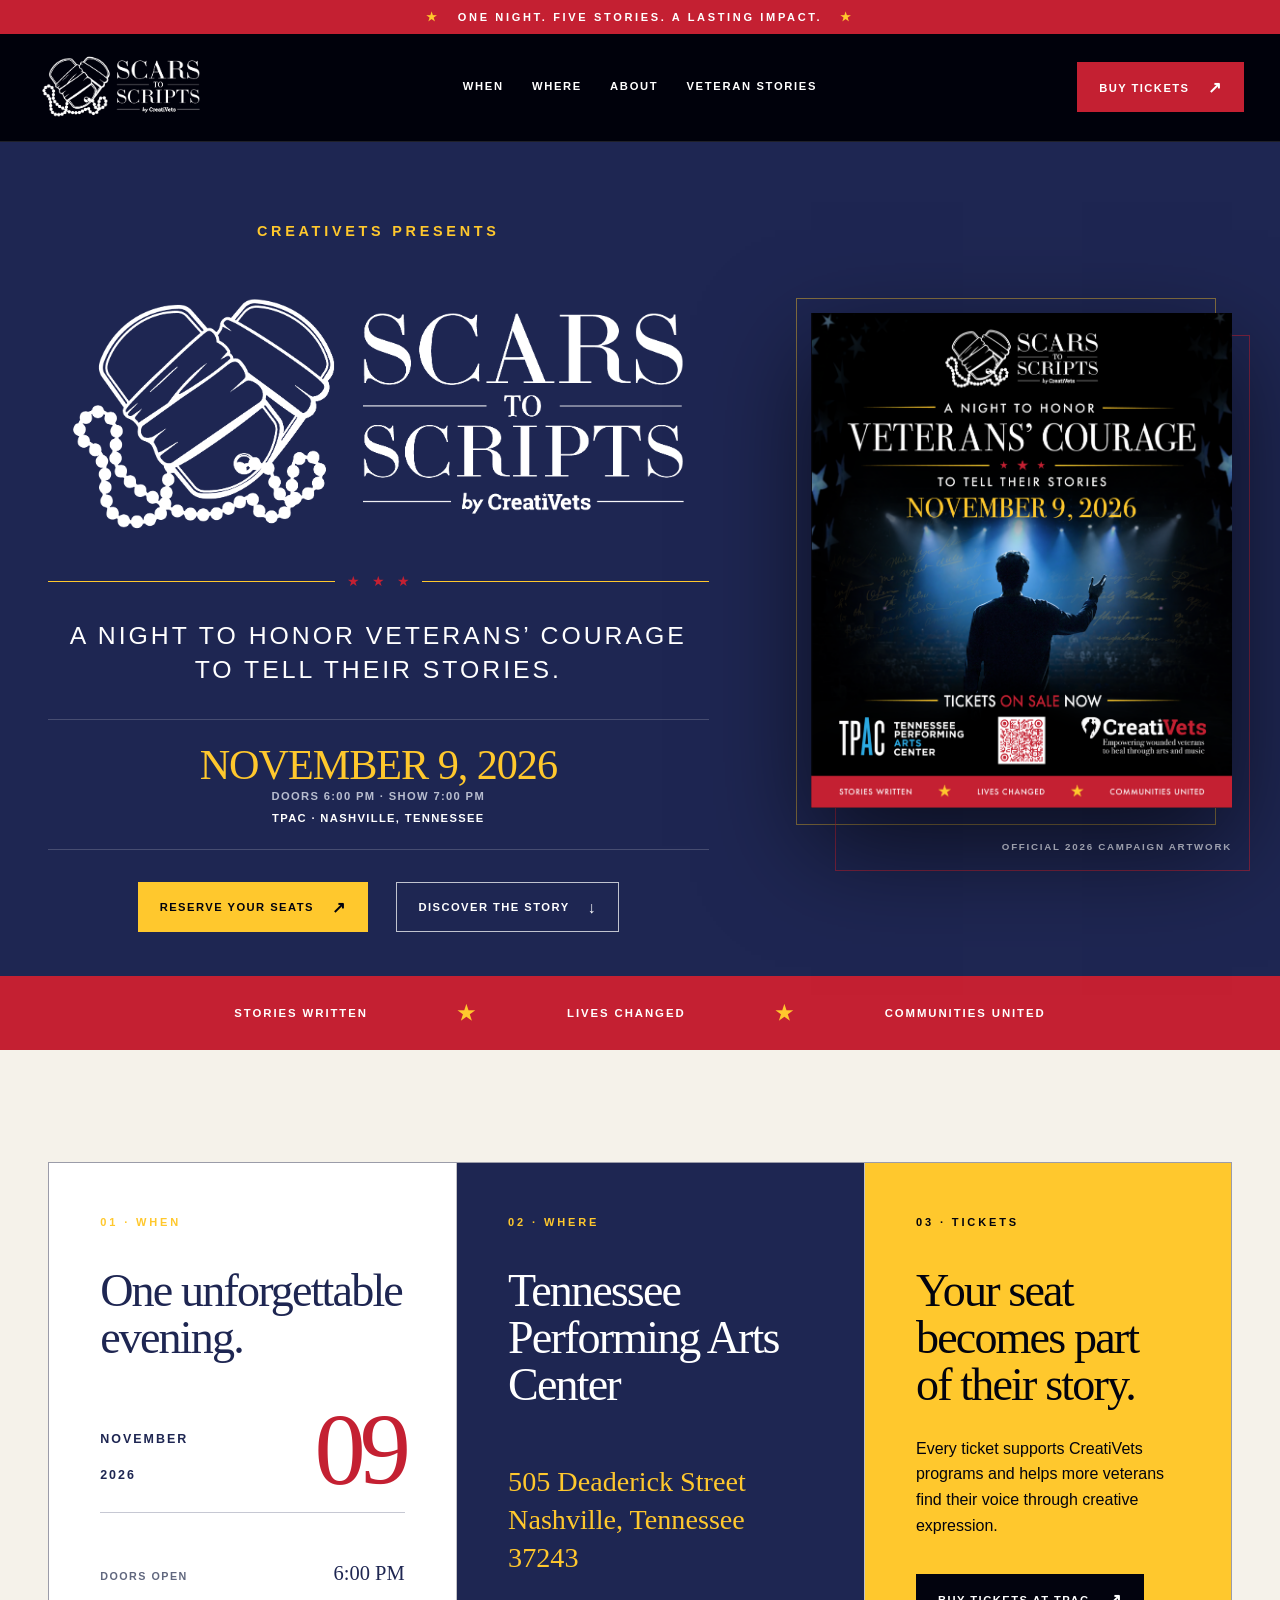
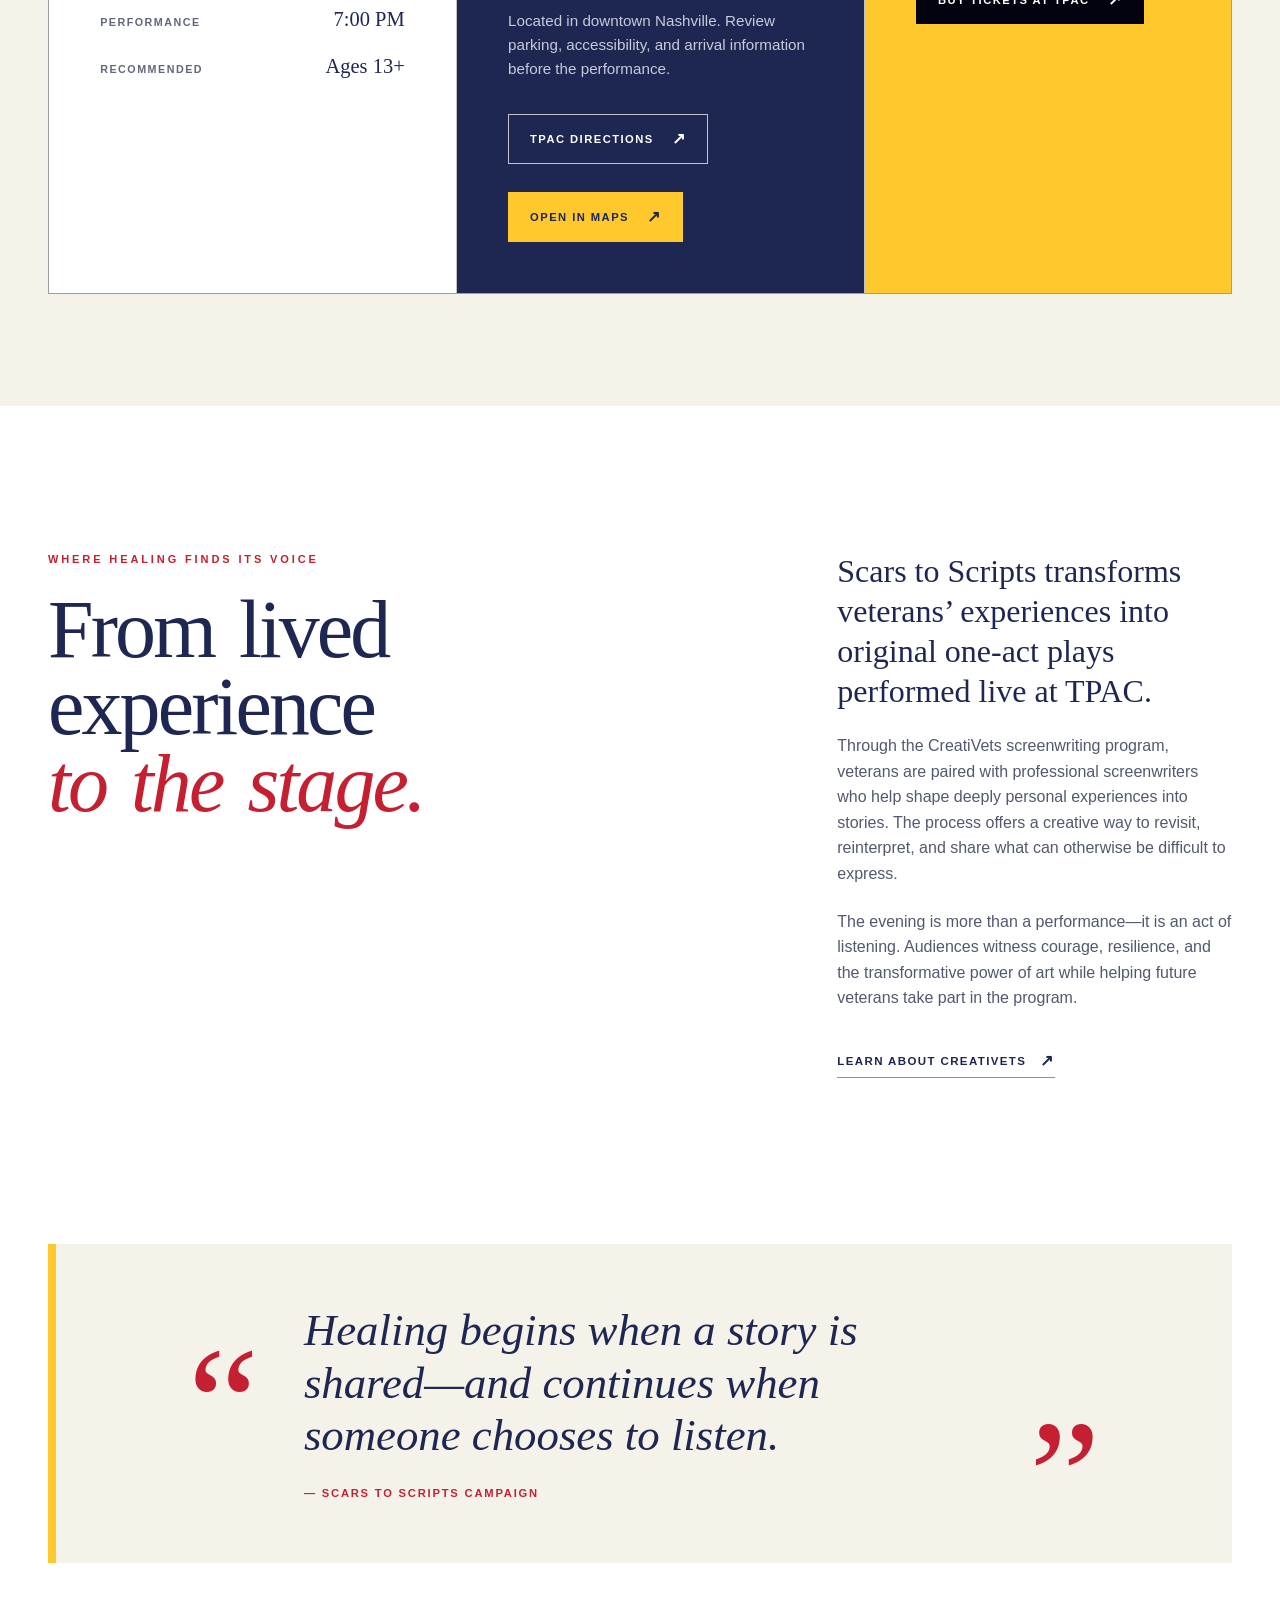
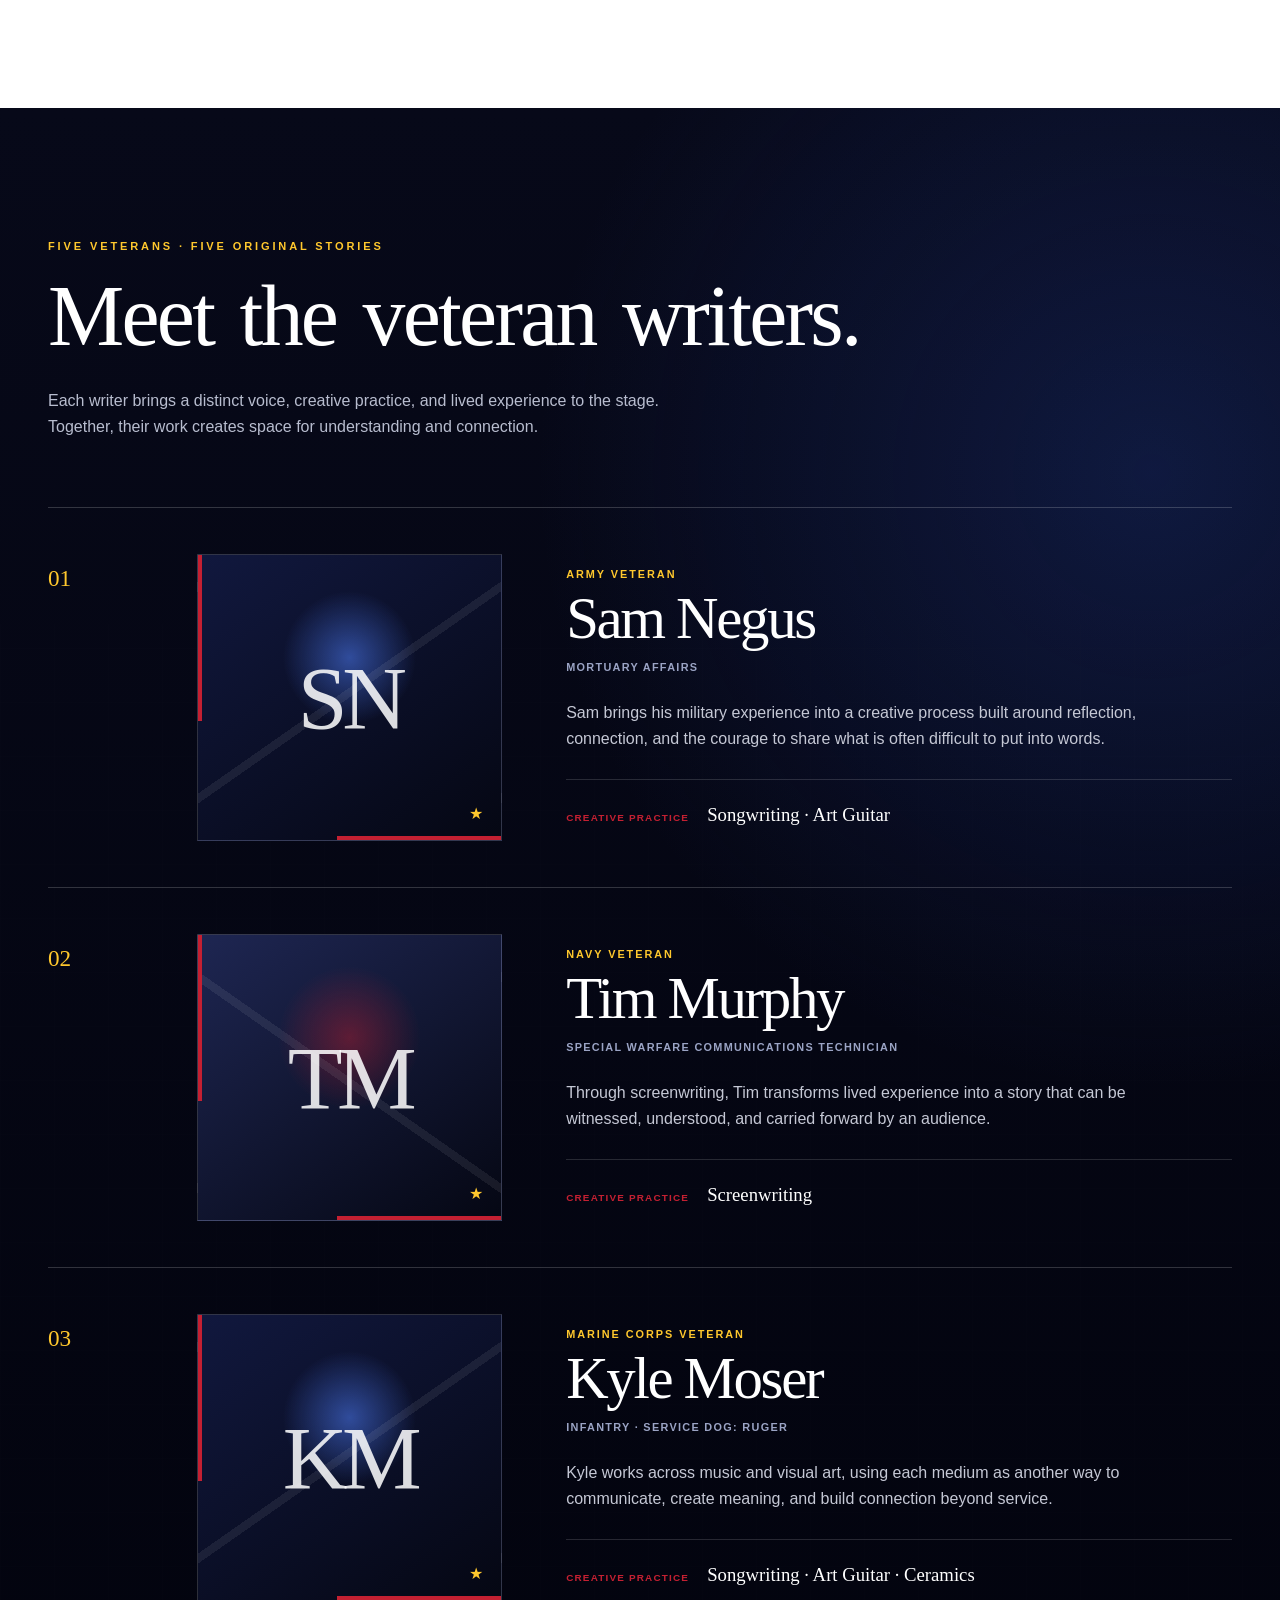
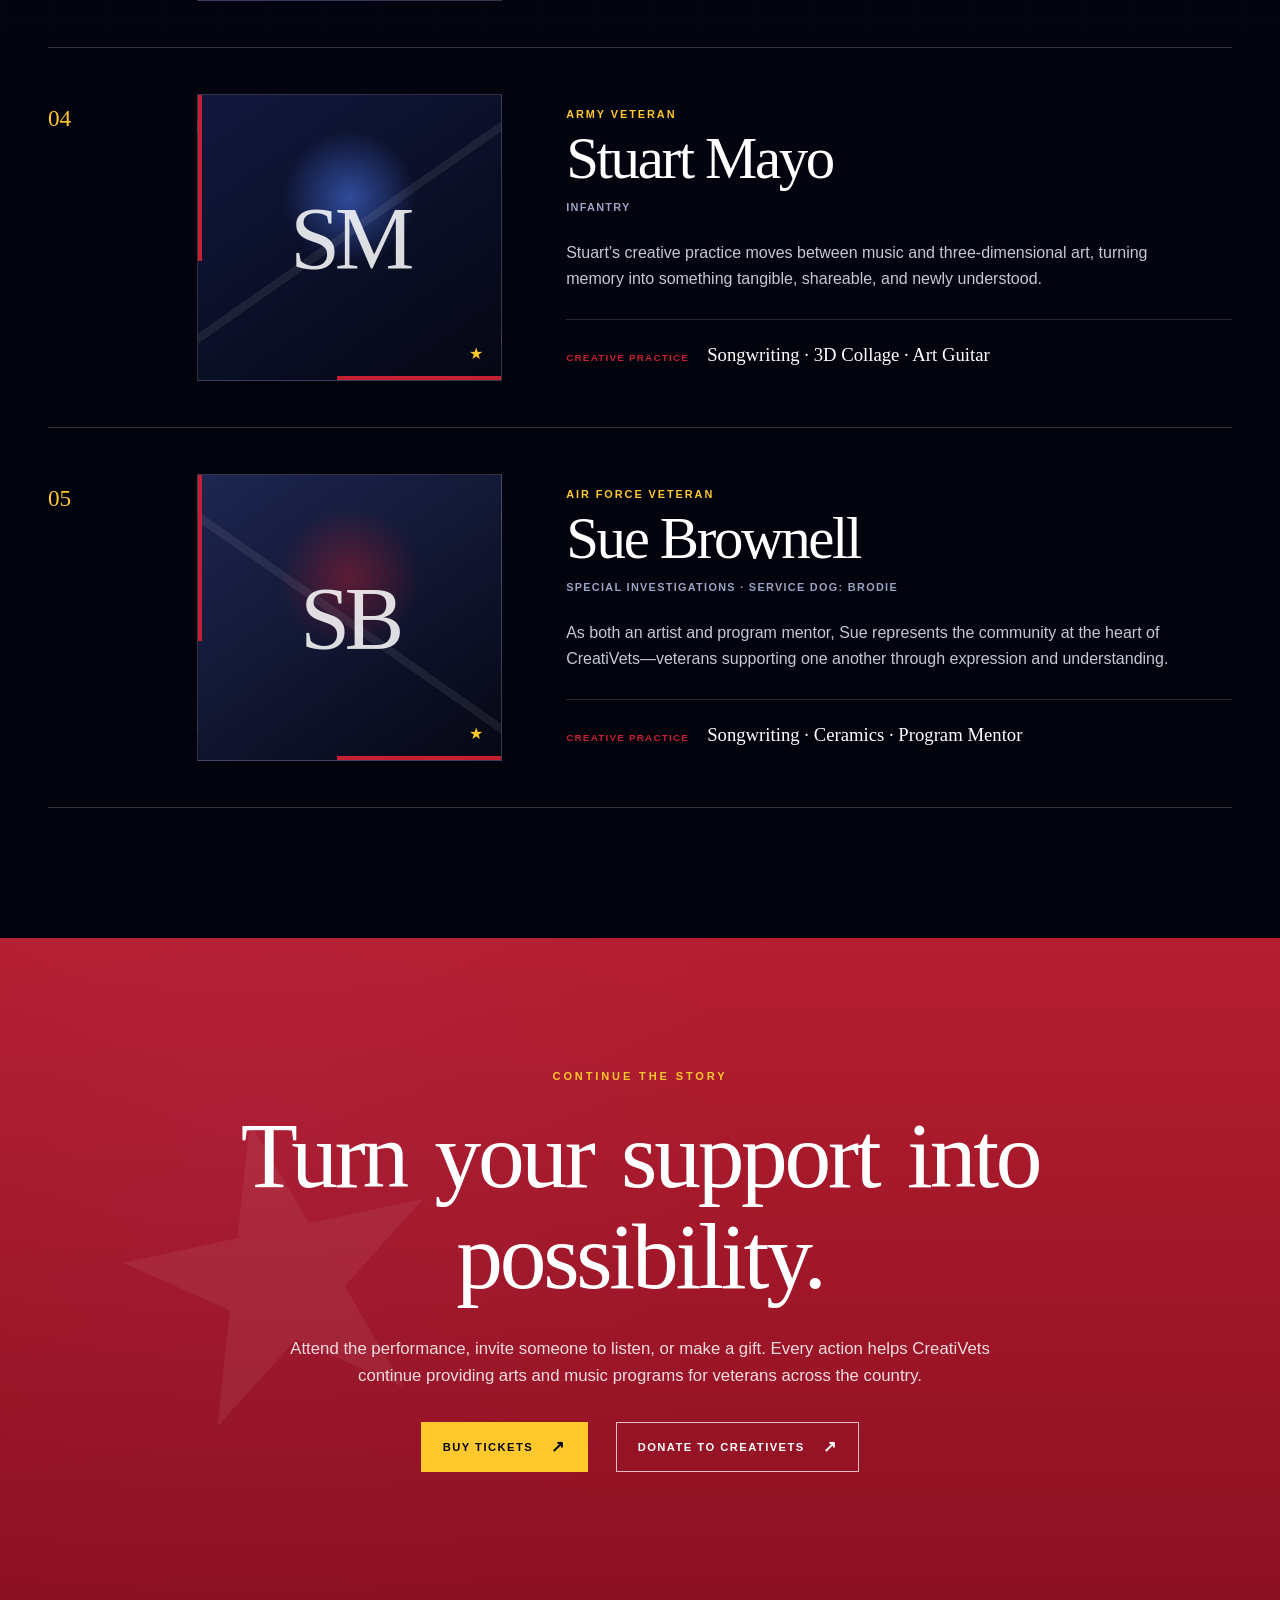
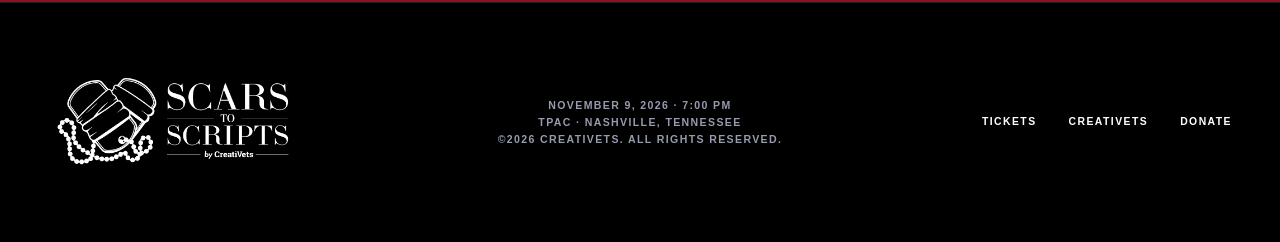
<file: index.html>
<!doctype html>
<html lang="en">
  <head>
    <meta charset="UTF-8" />
    <meta name="viewport" content="width=device-width, initial-scale=1" />
    <meta
      name="description"
      content="Scars to Scripts by CreatiVets — a night honoring veterans' courage through original stories performed live at TPAC."
    />
    <title>Scars to Scripts | CreatiVets</title>
    <link rel="stylesheet" href="styles.css" />
  </head>
  <body>
    <main>
      <a class="skip-link" href="#main-content">Skip to content</a>

      <div class="announcement">
        <span aria-hidden="true">★</span>
        <p>One night. Five stories. A lasting impact.</p>
        <span aria-hidden="true">★</span>
      </div>

      <header class="site-header">
        <a class="site-logo-link" href="#top" aria-label="Scars to Scripts home">
          <img
            class="site-logo"
            src="IMG/scars-to-scripts-logo.png"
            alt="Scars to Scripts by CreatiVets"
          />
        </a>

        <nav class="desktop-nav" aria-label="Primary navigation">
          <a href="#when">When</a>
          <a href="#where">Where</a>
          <a href="#about">About</a>
          <a href="#stories">Veteran Stories</a>
        </nav>

        <a
          class="button button-red header-ticket"
          href="https://cart.tpac.org/15452"
          target="_blank"
          rel="noreferrer"
        >
          Buy Tickets <span aria-hidden="true">↗</span>
        </a>

        <details class="mobile-menu">
          <summary>Menu</summary>
          <nav aria-label="Mobile navigation">
            <a href="#when">When</a>
            <a href="#where">Where</a>
            <a href="#about">About</a>
            <a href="#stories">Veteran Stories</a>
            <a href="https://cart.tpac.org/15452" target="_blank" rel="noreferrer">
              Buy Tickets <span aria-hidden="true">↗</span>
            </a>
          </nav>
        </details>
      </header>

      <section class="hero" id="top" aria-labelledby="hero-title">
        <div class="hero-content" id="main-content">
          <div class="hero-copy">
            <div class="hero-brand">
              <p class="eyebrow">CreatiVets presents</p>
              <h1 class="sr-only" id="hero-title">Scars to Scripts</h1>
              <img
                class="hero-logo"
                src="IMG/scars-to-scripts-logo.png"
                alt=""
                aria-hidden="true"
              />
            </div>

            <div class="star-divider" aria-hidden="true">
              <i></i><span>★</span><span>★</span><span>★</span><i></i>
            </div>

            <p class="hero-kicker">
              A night to honor veterans’ courage to tell their stories.
            </p>

            <div class="hero-date">
              <time datetime="2026-11-09T19:00:00-06:00">
                <strong>November 9, 2026</strong>
                <span>Doors 6:00 PM · Show 7:00 PM</span>
              </time>
              <span class="hero-location">TPAC · Nashville, Tennessee</span>
            </div>

            <div class="hero-actions">
              <a
                class="button button-gold"
                href="https://cart.tpac.org/15452"
                target="_blank"
                rel="noreferrer"
              >
                Reserve Your Seats <span aria-hidden="true">↗</span>
              </a>
              <a class="button button-outline" href="#about">
                Discover the story <span aria-hidden="true">↓</span>
              </a>
            </div>
          </div>

          <figure class="hero-art">
            <div class="poster-frame">
              <img
                src="IMG/campaign-poster.png"
                alt="Scars to Scripts campaign poster featuring a veteran storyteller on a blue-lit theater stage"
              />
            </div>
            <figcaption>Official 2026 campaign artwork</figcaption>
          </figure>
        </div>

        <div class="hero-footer" aria-label="Campaign themes">
          <span>Stories Written</span>
          <b aria-hidden="true">★</b>
          <span>Lives Changed</span>
          <b aria-hidden="true">★</b>
          <span>Communities United</span>
        </div>
      </section>

      <section class="event-section" aria-label="Event information">
        <div class="event-grid">
          <article class="event-card" id="when">
            <p class="section-number">01 · When</p>
            <h2>One unforgettable evening.</h2>
            <div class="date-lockup">
              <span>November</span>
              <strong>09</strong>
              <span>2026</span>
            </div>
            <dl class="event-details">
              <div><dt>Doors open</dt><dd>6:00 PM</dd></div>
              <div><dt>Performance</dt><dd>7:00 PM</dd></div>
              <div><dt>Recommended</dt><dd>Ages 13+</dd></div>
            </dl>
          </article>

          <article class="event-card venue-card" id="where">
            <p class="section-number">02 · Where</p>
            <h2>Tennessee Performing Arts Center</h2>
            <address>
              505 Deaderick Street<br />
              Nashville, Tennessee 37243
            </address>
            <p class="venue-note">
              Located in downtown Nashville. Review parking, accessibility,
              and arrival information before the performance.
            </p>
            <div class="card-actions">
              <a
                class="button button-outline"
                href="https://www.tpac.org/plan-your-visit/parking-directions"
                target="_blank"
                rel="noreferrer"
              >
                TPAC Directions <span aria-hidden="true">↗</span>
              </a>
              <a
                class="button button-map"
                href="https://www.google.com/maps/dir/?api=1&amp;destination=505+Deaderick+Street+Nashville+TN+37243"
                target="_blank"
                rel="noreferrer"
              >
                Open in Maps <span aria-hidden="true">↗</span>
              </a>
            </div>
          </article>

          <aside class="ticket-card">
            <p class="section-number">03 · Tickets</p>
            <h2>Your seat becomes part of their story.</h2>
            <p>
              Every ticket supports CreatiVets programs and helps more veterans
              find their voice through creative expression.
            </p>
            <a
              class="button button-dark"
              href="https://cart.tpac.org/15452"
              target="_blank"
              rel="noreferrer"
            >
              Buy Tickets at TPAC <span aria-hidden="true">↗</span>
            </a>
          </aside>
        </div>
      </section>

      <section class="about-section" id="about" aria-labelledby="about-title">
        <div class="about-heading">
          <p class="eyebrow dark">Where healing finds its voice</p>
          <h2 id="about-title">
            From lived experience<br />
            <em>to the stage.</em>
          </h2>
        </div>

        <div class="about-copy">
          <p class="lead">
            Scars to Scripts transforms veterans’ experiences into original
            one-act plays performed live at TPAC.
          </p>
          <p>
            Through the CreatiVets screenwriting program, veterans are paired
            with professional screenwriters who help shape deeply personal
            experiences into stories. The process offers a creative way to
            revisit, reinterpret, and share what can otherwise be difficult to
            express.
          </p>
          <p>
            The evening is more than a performance—it is an act of listening.
            Audiences witness courage, resilience, and the transformative power
            of art while helping future veterans take part in the program.
          </p>
          <a
            class="text-link dark"
            href="https://creativets.org/about/"
            target="_blank"
            rel="noreferrer"
          >
            Learn about CreatiVets <span aria-hidden="true">↗</span>
          </a>
        </div>

        <blockquote>
          <span class="quote-open" aria-hidden="true">“</span>
          <div class="quote-copy">
            <p>
              Healing begins when a story is shared—and continues when someone
              chooses to listen.
            </p>
            <cite>— Scars to Scripts campaign</cite>
          </div>
          <span class="quote-close" aria-hidden="true">”</span>
        </blockquote>
      </section>

      <section class="stories-section" id="stories" aria-labelledby="stories-title">
        <div class="stories-intro">
          <div>
            <p class="eyebrow">Five veterans · Five original stories</p>
            <h2 id="stories-title">Meet the veteran writers.</h2>
          </div>
          <p>
            Each writer brings a distinct voice, creative practice, and lived
            experience to the stage.<br class="writer-break" />
            <span class="keep-together">Together, their work</span>
            creates space for understanding and connection.
          </p>
        </div>

        <div class="story-list">
          <article class="story">
            <div class="story-number" aria-hidden="true">01</div>
            <div class="portrait-card" aria-hidden="true"><span>SN</span><i>★</i></div>
            <div class="story-details">
              <p class="branch">Army Veteran</p>
              <h3>Sam Negus</h3>
              <p class="service">Mortuary Affairs</p>
              <p>
                Sam brings his military experience into a creative process built
                around reflection, connection, and the courage to share what is
                often difficult to put into words.
              </p>
              <div class="art-form">
                <span>Creative practice</span>
                <strong>Songwriting · Art Guitar</strong>
              </div>
            </div>
          </article>

          <article class="story">
            <div class="story-number" aria-hidden="true">02</div>
            <div class="portrait-card" aria-hidden="true"><span>TM</span><i>★</i></div>
            <div class="story-details">
              <p class="branch">Navy Veteran</p>
              <h3>Tim Murphy</h3>
              <p class="service">Special Warfare Communications Technician</p>
              <p>
                Through screenwriting, Tim transforms lived experience into a
                story that can be witnessed, understood, and carried forward by
                an audience.
              </p>
              <div class="art-form">
                <span>Creative practice</span>
                <strong>Screenwriting</strong>
              </div>
            </div>
          </article>

          <article class="story">
            <div class="story-number" aria-hidden="true">03</div>
            <div class="portrait-card" aria-hidden="true"><span>KM</span><i>★</i></div>
            <div class="story-details">
              <p class="branch">Marine Corps Veteran</p>
              <h3>Kyle Moser</h3>
              <p class="service">Infantry · Service Dog: Ruger</p>
              <p>
                Kyle works across music and visual art, using each medium as
                another way to communicate, create meaning, and build connection
                beyond service.
              </p>
              <div class="art-form">
                <span>Creative practice</span>
                <strong>Songwriting · Art Guitar · Ceramics</strong>
              </div>
            </div>
          </article>

          <article class="story">
            <div class="story-number" aria-hidden="true">04</div>
            <div class="portrait-card" aria-hidden="true"><span>SM</span><i>★</i></div>
            <div class="story-details">
              <p class="branch">Army Veteran</p>
              <h3>Stuart Mayo</h3>
              <p class="service">Infantry</p>
              <p>
                Stuart’s creative practice moves between music and
                three-dimensional art, turning memory into something tangible,
                shareable, and newly understood.
              </p>
              <div class="art-form">
                <span>Creative practice</span>
                <strong>Songwriting · 3D Collage · Art Guitar</strong>
              </div>
            </div>
          </article>

          <article class="story">
            <div class="story-number" aria-hidden="true">05</div>
            <div class="portrait-card" aria-hidden="true"><span>SB</span><i>★</i></div>
            <div class="story-details">
              <p class="branch">Air Force Veteran</p>
              <h3>Sue Brownell</h3>
              <p class="service">Special Investigations · Service Dog: Brodie</p>
              <p>
                As both an artist and program mentor, Sue represents the
                community at the heart of CreatiVets—veterans supporting one
                another through expression and understanding.
              </p>
              <div class="art-form">
                <span>Creative practice</span>
                <strong>Songwriting · Ceramics · Program Mentor</strong>
              </div>
            </div>
          </article>
        </div>
      </section>

      <section class="impact-section" aria-labelledby="impact-title">
        <div class="impact-inner">
          <p class="eyebrow">Continue the story</p>
          <h2 id="impact-title">Turn your support into possibility.</h2>
          <p>
            Attend the performance, invite someone to listen, or make a gift.
            Every action helps CreatiVets continue providing arts and music
            programs for veterans across the country.
          </p>
          <div class="impact-actions">
            <a
              class="button button-gold"
              href="https://cart.tpac.org/15452"
              target="_blank"
              rel="noreferrer"
            >
              Buy Tickets <span aria-hidden="true">↗</span>
            </a>
            <a
              class="button button-outline"
              href="https://creativets.networkforgood.com/projects/93343-creativets-donation-page"
              target="_blank"
              rel="noreferrer"
            >
              Donate to CreatiVets <span aria-hidden="true">↗</span>
            </a>
          </div>
        </div>
      </section>

      <footer>
        <a class="footer-logo-link" href="#top" aria-label="Back to top">
          <img
            class="footer-logo"
            src="IMG/scars-to-scripts-logo.png"
            alt="Scars to Scripts by CreatiVets"
          />
        </a>
        <div class="footer-info">
          <p>November 9, 2026 · 7:00 PM</p>
          <p>TPAC · Nashville, Tennessee</p>
          <p>©2026 CreatiVets. All rights reserved.</p>
        </div>
        <div class="footer-links">
          <a href="https://cart.tpac.org/15452" target="_blank" rel="noreferrer">Tickets</a>
          <a href="https://creativets.org/" target="_blank" rel="noreferrer">CreatiVets</a>
          <a
            href="https://creativets.networkforgood.com/projects/93343-creativets-donation-page"
            target="_blank"
            rel="noreferrer"
          >Donate</a>
        </div>
      </footer>
    </main>
  </body>
</html>
</file>
<file: styles.css>
:root {
  --army-gold: #ffc82d;
  --marine-red: #c42032;
  --air-force-blue: #233e95;
  --navy: #1e2652;
  --ink: #02030e;
  --black: #000000;
  --white: #ffffff;
  --paper: #f5f2ea;
  --muted: #b8bdcf;
  --display: "Bodoni 72", "Bodoni MT", "Libre Bodoni", Didot, Georgia, serif;
  --sans: Futura, "Futura PT", "Century Gothic", Avenir, Montserrat, Arial, sans-serif;
  --content: min(1380px, calc(100vw - 96px));
}

* {
  box-sizing: border-box;
}

html {
  scroll-behavior: smooth;
  scroll-padding-top: 112px;
}

body {
  margin: 0;
  background: var(--ink);
  color: var(--white);
  font-family: var(--sans);
  font-size: 16px;
  line-height: 1.6;
  text-rendering: optimizeLegibility;
  -webkit-font-smoothing: antialiased;
}

body,
a,
button,
summary {
  -webkit-tap-highlight-color: transparent;
}

main {
  overflow: hidden;
}

a {
  color: inherit;
  text-decoration: none;
}

p,
h1,
h2,
h3,
figure,
blockquote,
dl,
dd {
  margin: 0;
}

img {
  display: block;
  max-width: 100%;
}

address {
  font-style: normal;
}

::selection {
  background: var(--army-gold);
  color: var(--ink);
}

:focus-visible {
  outline: 3px solid var(--army-gold);
  outline-offset: 4px;
}

.sr-only {
  position: absolute;
  width: 1px;
  height: 1px;
  padding: 0;
  margin: -1px;
  overflow: hidden;
  clip: rect(0, 0, 0, 0);
  white-space: nowrap;
  border: 0;
}

.skip-link {
  position: fixed;
  z-index: 1000;
  top: 12px;
  left: 12px;
  padding: 10px 16px;
  color: var(--ink);
  background: var(--army-gold);
  font-weight: 700;
  transform: translateY(-150%);
}

.skip-link:focus {
  transform: translateY(0);
}

.announcement {
  min-height: 34px;
  display: flex;
  align-items: center;
  justify-content: center;
  gap: 18px;
  padding: 7px 24px 6px;
  background: var(--marine-red);
  color: var(--white);
  font-size: 0.69rem;
  font-weight: 700;
  letter-spacing: 0.24em;
  line-height: 1.2;
  text-align: center;
  text-transform: uppercase;
}

.announcement span {
  color: var(--army-gold);
  font-size: 0.72rem;
}

.site-header {
  position: sticky;
  z-index: 100;
  top: 0;
  min-height: 92px;
  display: grid;
  grid-template-columns: minmax(230px, 1fr) auto minmax(230px, 1fr);
  align-items: center;
  gap: 32px;
  padding: 14px max(36px, calc((100vw - 1440px) / 2));
  background: rgba(1, 2, 11, 0.92);
  border-bottom: 1px solid rgba(255, 255, 255, 0.12);
  backdrop-filter: blur(18px);
}

.site-logo-link {
  width: 170px;
  display: block;
}

.site-logo {
  width: 100%;
  height: auto;
}

.wordmark {
  position: relative;
  width: max-content;
  display: grid;
  grid-template-columns: auto auto auto;
  align-items: center;
  gap: 5px;
  font-family: var(--display);
  font-size: 1.3rem;
  line-height: 1;
  letter-spacing: 0.045em;
  text-transform: uppercase;
}

.wordmark span:first-child {
  padding-right: 8px;
  border-right: 1px solid rgba(255, 255, 255, 0.55);
}

.wordmark small {
  font-family: var(--sans);
  font-size: 0.55rem;
  letter-spacing: 0.05em;
}

.wordmark em {
  position: absolute;
  right: 0;
  bottom: -14px;
  font-family: var(--sans);
  font-size: 0.45rem;
  font-style: normal;
  font-weight: 600;
  letter-spacing: 0.04em;
  text-transform: none;
}

.desktop-nav {
  display: flex;
  align-items: center;
  justify-content: center;
  gap: clamp(18px, 2.2vw, 38px);
  font-size: 0.7rem;
  font-weight: 600;
  letter-spacing: 0.15em;
  text-transform: uppercase;
}

.desktop-nav a,
.footer-links a {
  position: relative;
  padding: 8px 0;
}

.desktop-nav a::after,
.footer-links a::after {
  content: "";
  position: absolute;
  right: 0;
  bottom: 0;
  left: 0;
  height: 1px;
  background: var(--army-gold);
  transform: scaleX(0);
  transform-origin: right;
  transition: transform 180ms ease;
}

.desktop-nav a:hover::after,
.footer-links a:hover::after {
  transform: scaleX(1);
  transform-origin: left;
}

.button {
  min-height: 50px;
  display: inline-flex;
  align-items: center;
  justify-content: center;
  gap: 18px;
  padding: 13px 21px 12px;
  border: 1px solid transparent;
  font-size: 0.7rem;
  font-weight: 700;
  letter-spacing: 0.13em;
  line-height: 1.1;
  text-transform: uppercase;
  transition: color 180ms ease, background 180ms ease, border 180ms ease,
    transform 180ms ease;
}

.button:hover {
  transform: translateY(-2px);
}

.button span,
.text-link span {
  font-size: 1rem;
  line-height: 0;
}

.button-red {
  justify-self: end;
  background: var(--marine-red);
  color: var(--white);
}

.button-red:hover {
  background: var(--army-gold);
  color: var(--ink);
}

.button-gold {
  background: var(--army-gold);
  color: var(--ink);
}

.button-gold:hover {
  background: var(--white);
}

.button-dark {
  background: var(--ink);
  color: var(--white);
}

.button-dark:hover {
  background: var(--navy);
}

.button-outline {
  border-color: rgba(255, 255, 255, 0.72);
  color: var(--white);
}

.button-outline:hover {
  border-color: var(--army-gold);
  background: var(--army-gold);
  color: var(--ink);
}

.button-map {
  border-color: var(--army-gold);
  background: var(--army-gold);
  color: var(--navy);
}

.button-map:hover {
  border-color: var(--white);
  background: var(--white);
  color: var(--navy);
}

.mobile-menu {
  display: none;
}

.hero {
  position: relative;
  isolation: isolate;
  min-height: 890px;
  background: var(--navy);
}

.stories-section::before {
  content: "";
  position: absolute;
  z-index: -1;
  inset: 0;
  opacity: 0.12;
  background-image:
    linear-gradient(rgba(255, 255, 255, 0.04) 1px, transparent 1px),
    linear-gradient(90deg, rgba(255, 255, 255, 0.04) 1px, transparent 1px);
  background-size: 54px 54px;
  mask-image: linear-gradient(to bottom, transparent, black 25%, black 75%, transparent);
}

.hero-content {
  width: var(--content);
  min-height: 790px;
  display: grid;
  grid-template-columns: minmax(0, 1.13fr) minmax(330px, 0.72fr);
  align-items: center;
  gap: clamp(58px, 8vw, 136px);
  margin: 0 auto;
  padding: 78px 0 118px;
}

.hero-copy {
  position: relative;
  z-index: 2;
}

.eyebrow,
.section-number {
  color: var(--army-gold);
  font-size: 0.69rem;
  font-weight: 700;
  letter-spacing: 0.26em;
  text-transform: uppercase;
}

.eyebrow.dark {
  color: var(--marine-red);
}

.hero-brand {
  width: min(100%, 690px);
  margin-inline: auto;
}

.hero-brand .eyebrow {
  margin-bottom: 22px;
  font-size: 0.9rem;
  text-align: center;
}

.hero-logo {
  width: 100%;
  height: auto;
}

.star-divider {
  width: min(100%, 690px);
  display: flex;
  align-items: center;
  gap: 12px;
  margin-inline: auto;
  color: var(--marine-red);
  font-size: 0.9rem;
}

.star-divider i {
  height: 1px;
  flex: 1;
  background: var(--army-gold);
}

.hero-kicker {
  width: min(100%, 690px);
  margin: 25px auto 31px;
  font-size: clamp(1.15rem, 2vw, 1.55rem);
  font-weight: 500;
  letter-spacing: 0.12em;
  line-height: 1.4;
  text-align: center;
  text-transform: uppercase;
}

.hero-date {
  width: min(100%, 690px);
  display: flex;
  align-items: center;
  flex-direction: column;
  gap: 8px;
  margin-inline: auto;
  padding: 24px 0;
  border-top: 1px solid rgba(255, 255, 255, 0.18);
  border-bottom: 1px solid rgba(255, 255, 255, 0.18);
  text-align: center;
}

.hero-date time {
  display: grid;
  justify-items: center;
  gap: 4px;
}

.hero-date strong {
  color: var(--army-gold);
  font-family: var(--display);
  font-size: clamp(2rem, 3.3vw, 3.2rem);
  font-weight: 400;
  letter-spacing: -0.025em;
  line-height: 1;
  text-transform: uppercase;
}

.hero-date time span,
.hero-location {
  color: var(--muted);
  font-size: 0.7rem;
  font-weight: 600;
  letter-spacing: 0.12em;
  line-height: 1.2;
  text-transform: uppercase;
}

.hero-location {
  color: var(--white);
  text-align: center;
}

.hero-actions,
.card-actions,
.impact-actions {
  display: flex;
  align-items: center;
  flex-wrap: wrap;
  gap: 28px;
  margin-top: 32px;
}

.hero-actions {
  width: min(100%, 690px);
  justify-content: center;
  margin-inline: auto;
}

.text-link {
  display: inline-flex;
  align-items: center;
  gap: 14px;
  padding: 7px 0;
  border-bottom: 1px solid rgba(255, 255, 255, 0.45);
  font-size: 0.72rem;
  font-weight: 700;
  letter-spacing: 0.12em;
  text-transform: uppercase;
}

.text-link:hover {
  border-color: var(--army-gold);
  color: var(--army-gold);
}

.text-link.dark {
  color: var(--navy);
  border-color: rgba(30, 38, 82, 0.5);
}

.text-link.dark:hover {
  color: var(--marine-red);
  border-color: var(--marine-red);
}

.hero-art {
  position: relative;
  z-index: 1;
  width: min(100%, 460px);
  justify-self: end;
  margin-top: 16px;
}

.hero-art::before,
.hero-art::after {
  content: "";
  position: absolute;
  z-index: -1;
  border: 1px solid rgba(255, 200, 45, 0.45);
}

.hero-art::before {
  inset: -15px 16px 30px -15px;
}

.hero-art::after {
  inset: 22px -18px -16px 24px;
  border-color: rgba(196, 32, 50, 0.56);
}

.poster-frame {
  overflow: hidden;
  background: #02030e;
  box-shadow: 0 38px 100px rgba(0, 0, 0, 0.62);
}

.poster-frame img {
  width: 100%;
  height: auto;
}

.hero-art figcaption {
  margin-top: 31px;
  color: rgba(255, 255, 255, 0.58);
  font-size: 0.61rem;
  font-weight: 600;
  letter-spacing: 0.18em;
  text-align: right;
  text-transform: uppercase;
}

.hero-footer {
  position: absolute;
  right: 0;
  bottom: 0;
  left: 0;
  min-height: 74px;
  display: flex;
  align-items: center;
  justify-content: center;
  gap: clamp(30px, 7vw, 120px);
  padding: 20px 36px;
  background: var(--marine-red);
  font-size: 0.71rem;
  font-weight: 600;
  letter-spacing: 0.17em;
  text-align: center;
  text-transform: uppercase;
}

.hero-footer b {
  color: var(--army-gold);
  font-size: 1.25rem;
  line-height: 1;
}

.event-section {
  position: relative;
  z-index: 2;
  background: var(--paper);
  color: var(--navy);
  padding: 112px 0;
}

.event-grid {
  width: var(--content);
  display: grid;
  grid-template-columns: 1fr 1fr 0.9fr;
  align-items: stretch;
  gap: 1px;
  margin: 0 auto;
  background: rgba(30, 38, 82, 0.24);
  border: 1px solid rgba(30, 38, 82, 0.24);
}

.event-card,
.ticket-card {
  min-height: 560px;
  padding: clamp(38px, 4vw, 62px);
}

.event-card {
  background: var(--white);
}

.event-card h2,
.ticket-card h2 {
  max-width: 420px;
  margin-top: 35px;
  font-family: var(--display);
  font-size: clamp(2.5rem, 3.6vw, 4rem);
  font-weight: 400;
  letter-spacing: -0.04em;
  line-height: 1.02;
}

.date-lockup {
  display: grid;
  grid-template-columns: 1fr auto;
  align-items: end;
  margin: 53px 0 44px;
  padding-bottom: 26px;
  border-bottom: 1px solid rgba(30, 38, 82, 0.25);
}

.date-lockup strong {
  grid-row: 1 / 3;
  grid-column: 2;
  color: var(--marine-red);
  font-family: var(--display);
  font-size: clamp(6rem, 8vw, 8.7rem);
  font-weight: 400;
  letter-spacing: -0.06em;
  line-height: 0.7;
}

.date-lockup span {
  font-size: 0.78rem;
  font-weight: 700;
  letter-spacing: 0.16em;
  text-transform: uppercase;
}

.event-details {
  display: grid;
  gap: 14px;
}

.event-details div {
  display: flex;
  align-items: baseline;
  justify-content: space-between;
  gap: 20px;
}

.event-details dt {
  color: #60677e;
  font-size: 0.67rem;
  font-weight: 600;
  letter-spacing: 0.14em;
  text-transform: uppercase;
}

.event-details dd {
  color: var(--navy);
  font-family: var(--display);
  font-size: 1.28rem;
}

.venue-card {
  position: relative;
  background: var(--navy);
  color: var(--white);
}

.venue-card .section-number {
  color: var(--army-gold);
}

.venue-card address {
  margin-top: 55px;
  color: var(--army-gold);
  font-family: var(--display);
  font-size: clamp(1.75rem, 2.2vw, 2.5rem);
  line-height: 1.35;
}

.venue-note {
  max-width: 390px;
  margin-top: 32px;
  color: #c8cbda;
  font-size: 0.95rem;
}

.venue-card .card-actions {
  position: relative;
  z-index: 2;
}

.ticket-card {
  position: relative;
  overflow: hidden;
  background: var(--army-gold);
  color: var(--ink);
}

.ticket-card .section-number {
  color: var(--ink);
}

.ticket-card > p:not(.section-number) {
  max-width: 390px;
  margin: 28px 0 36px;
}

.about-section {
  display: grid;
  grid-template-columns: minmax(0, 1.15fr) minmax(320px, 0.7fr);
  gap: clamp(70px, 11vw, 190px);
  background: var(--white);
  color: var(--navy);
  padding: 145px max(48px, calc((100vw - 1380px) / 2));
}

.about-heading h2 {
  margin-top: 22px;
  font-family: var(--display);
  font-size: clamp(3.8rem, 6.4vw, 7.4rem);
  font-weight: 400;
  letter-spacing: -0.035em;
  line-height: 0.94;
  word-spacing: 0.09em;
}

.about-heading h2 em {
  color: var(--marine-red);
  font-weight: 400;
}

.about-copy {
  align-self: center;
}

.about-copy p {
  margin-bottom: 22px;
  color: #52596f;
}

.about-copy .lead {
  color: var(--navy);
  font-family: var(--display);
  font-size: clamp(1.7rem, 2.5vw, 2.45rem);
  line-height: 1.25;
}

.about-copy .text-link {
  margin-top: 12px;
}

blockquote {
  position: relative;
  grid-column: 1 / -1;
  display: grid;
  grid-template-columns: 120px minmax(0, 940px) 120px;
  align-items: center;
  justify-content: center;
  gap: 45px;
  margin-top: 25px;
  padding: 60px 7%;
  background: var(--paper);
  border-left: 8px solid var(--army-gold);
}

.quote-open,
.quote-close {
  color: var(--marine-red);
  font-family: var(--display);
  font-size: 10rem;
  line-height: 0.55;
  width: 120px;
}

.quote-open {
  text-align: right;
}

.quote-close {
  align-self: end;
  text-align: left;
  transform: translateY(18px);
}

blockquote p {
  max-width: 940px;
  font-family: var(--display);
  font-size: clamp(2rem, 3.5vw, 4rem);
  font-style: italic;
  line-height: 1.17;
}

.quote-copy cite {
  display: block;
  margin-top: 24px;
  color: var(--marine-red);
  font-size: 0.7rem;
  font-style: normal;
  font-weight: 700;
  letter-spacing: 0.16em;
  text-transform: uppercase;
}

.stories-section {
  position: relative;
  isolation: isolate;
  padding: 130px max(48px, calc((100vw - 1380px) / 2));
  background:
    radial-gradient(circle at 90% 15%, rgba(35, 62, 149, 0.32), transparent 26%),
    linear-gradient(180deg, #070919, #02030d 76%);
}

.stories-intro {
  display: grid;
  grid-template-columns: 1fr;
  gap: 30px;
  padding-bottom: 68px;
}

.stories-intro h2 {
  margin-top: 20px;
  font-family: var(--display);
  font-size: clamp(4rem, 6.7vw, 7.2rem);
  font-weight: 400;
  letter-spacing: -0.032em;
  line-height: 0.96;
  word-spacing: 0.09em;
}

.stories-intro > p {
  max-width: 760px;
  color: var(--muted);
}

.keep-together {
  white-space: nowrap;
}

.writer-break {
  display: block;
}

.story-list {
  border-bottom: 1px solid rgba(255, 255, 255, 0.18);
}

.story {
  min-height: 380px;
  display: grid;
  grid-template-columns: 85px minmax(230px, 0.55fr) minmax(340px, 1.2fr);
  align-items: stretch;
  gap: clamp(35px, 5vw, 82px);
  padding: 46px 0;
  border-top: 1px solid rgba(255, 255, 255, 0.18);
}

.story-number {
  padding-top: 6px;
  color: var(--army-gold);
  font-family: var(--display);
  font-size: 1.45rem;
}

.portrait-card {
  position: relative;
  overflow: hidden;
  min-height: 280px;
  display: grid;
  place-items: center;
  background:
    linear-gradient(145deg, transparent 48%, rgba(255, 255, 255, 0.07) 48% 50%, transparent 50%),
    radial-gradient(circle at 50% 36%, rgba(66, 105, 210, 0.67), transparent 28%),
    linear-gradient(145deg, #11183e, #050713);
  border: 1px solid rgba(255, 255, 255, 0.16);
}

.story:nth-child(2) .portrait-card,
.story:nth-child(5) .portrait-card {
  background:
    linear-gradient(35deg, transparent 48%, rgba(255, 255, 255, 0.07) 48% 50%, transparent 50%),
    radial-gradient(circle at 50% 36%, rgba(196, 32, 50, 0.42), transparent 30%),
    linear-gradient(145deg, #1e2652, #050713);
}

.portrait-card span {
  color: rgba(255, 255, 255, 0.86);
  font-family: var(--display);
  font-size: clamp(4.5rem, 7vw, 8rem);
  letter-spacing: -0.06em;
}

.portrait-card i {
  position: absolute;
  right: 18px;
  bottom: 14px;
  color: var(--army-gold);
  font-size: 1rem;
  font-style: normal;
}

.portrait-card::before,
.portrait-card::after {
  content: "";
  position: absolute;
  background: var(--marine-red);
}

.portrait-card::before {
  top: 0;
  left: 0;
  width: 4px;
  height: 58%;
}

.portrait-card::after {
  right: 0;
  bottom: 0;
  width: 54%;
  height: 4px;
}

.story-details {
  align-self: center;
  max-width: 720px;
}

.story-details .branch {
  color: var(--army-gold);
  font-size: 0.68rem;
  font-weight: 700;
  letter-spacing: 0.18em;
  text-transform: uppercase;
}

.story-details h3 {
  margin: 7px 0 0;
  font-family: var(--display);
  font-size: clamp(2.6rem, 4.6vw, 5.2rem);
  font-weight: 400;
  letter-spacing: -0.04em;
  line-height: 1;
}

.story-details .service {
  margin: 10px 0 24px;
  color: #9ba4c5;
  font-size: 0.68rem;
  font-weight: 600;
  letter-spacing: 0.12em;
  text-transform: uppercase;
}

.story-details > p:not(.branch):not(.service) {
  max-width: 620px;
  color: #c5c8d5;
}

.art-form {
  display: flex;
  align-items: baseline;
  gap: 18px;
  margin-top: 28px;
  padding-top: 20px;
  border-top: 1px solid rgba(255, 255, 255, 0.14);
}

.art-form span {
  color: var(--marine-red);
  font-size: 0.62rem;
  font-weight: 700;
  letter-spacing: 0.12em;
  text-transform: uppercase;
}

.art-form strong {
  color: var(--white);
  font-family: var(--display);
  font-size: 1.17rem;
  font-weight: 400;
}

.impact-section {
  position: relative;
  isolation: isolate;
  padding: 130px 48px;
  background:
    linear-gradient(rgba(196, 32, 50, 0.92), rgba(147, 17, 35, 0.95)),
    radial-gradient(circle at 20% 30%, var(--air-force-blue), transparent 45%);
}

.impact-section::before {
  content: "★";
  position: absolute;
  z-index: -1;
  top: 50%;
  left: 8%;
  color: rgba(255, 255, 255, 0.06);
  font-size: 25rem;
  line-height: 1;
  transform: translateY(-50%) rotate(-12deg);
}

.impact-inner {
  width: min(950px, 100%);
  margin: 0 auto;
  text-align: center;
}

.impact-inner .eyebrow {
  color: var(--army-gold);
}

.impact-inner h2 {
  margin: 20px 0 28px;
  font-family: var(--display);
  font-size: clamp(4rem, 7.3vw, 8rem);
  font-weight: 400;
  letter-spacing: -0.035em;
  line-height: 1.08;
  word-spacing: 0.09em;
}

.impact-inner > p:not(.eyebrow) {
  max-width: 700px;
  margin: 0 auto;
  color: #f4dce0;
  font-size: 1.05rem;
}

.impact-actions {
  justify-content: center;
}

footer {
  display: grid;
  grid-template-columns: 1fr auto 1fr;
  align-items: center;
  gap: 40px;
  padding: 62px max(48px, calc((100vw - 1380px) / 2));
  background: var(--black);
  border-top: 1px solid rgba(255, 255, 255, 0.12);
}

.footer-logo-link {
  width: min(250px, 100%);
  display: block;
}

.footer-logo {
  width: 100%;
  height: auto;
}

.footer-info {
  color: #979cad;
  font-size: 0.66rem;
  font-weight: 600;
  letter-spacing: 0.13em;
  text-align: center;
  text-transform: uppercase;
}

.footer-links {
  display: flex;
  justify-content: flex-end;
  gap: 32px;
  font-size: 0.65rem;
  font-weight: 700;
  letter-spacing: 0.14em;
  text-transform: uppercase;
}

@media (max-width: 1180px) {
  :root {
    --content: min(1120px, calc(100vw - 64px));
  }

  .site-header {
    grid-template-columns: 1fr auto auto;
  }

  .desktop-nav {
    gap: 18px;
  }

  .desktop-nav a:last-child {
    display: none;
  }

  .hero-content {
    grid-template-columns: minmax(0, 1fr) minmax(300px, 0.58fr);
    gap: 56px;
  }

  .event-grid {
    grid-template-columns: 1fr 1fr;
  }

  .ticket-card {
    grid-column: 1 / -1;
    min-height: 360px;
    display: grid;
    grid-template-columns: minmax(120px, 0.45fr) minmax(260px, 1fr) minmax(220px, 0.8fr);
    grid-template-areas:
      "label title body"
      "label title action";
    align-items: center;
    gap: 45px;
  }

  .ticket-card .section-number {
    grid-area: label;
    align-self: start;
  }

  .ticket-card h2 {
    grid-area: title;
    margin-top: 0;
  }

  .ticket-card > p:not(.section-number) {
    grid-area: body;
    align-self: end;
    margin: 0;
  }

  .ticket-card .button {
    grid-area: action;
    justify-self: start;
    white-space: nowrap;
  }

  .story {
    grid-template-columns: 60px minmax(220px, 0.48fr) minmax(330px, 1fr);
    gap: 35px;
  }
}

@media (max-width: 900px) {
  :root {
    --content: calc(100vw - 48px);
  }

  html {
    scroll-padding-top: 86px;
  }

  .site-header {
    min-height: 78px;
    grid-template-columns: 1fr auto;
    padding: 11px 24px;
  }

  .desktop-nav,
  .header-ticket {
    display: none;
  }

  .mobile-menu {
    position: relative;
    display: block;
    justify-self: end;
  }

  .mobile-menu summary {
    padding: 10px 0 10px 20px;
    cursor: pointer;
    font-size: 0.69rem;
    font-weight: 700;
    letter-spacing: 0.15em;
    list-style: none;
    text-transform: uppercase;
  }

  .mobile-menu summary::-webkit-details-marker {
    display: none;
  }

  .mobile-menu summary::after {
    content: "+";
    margin-left: 11px;
    color: var(--army-gold);
    font-size: 1rem;
  }

  .mobile-menu[open] summary::after {
    content: "−";
  }

  .mobile-menu nav {
    position: absolute;
    top: 49px;
    right: 0;
    width: min(290px, calc(100vw - 48px));
    display: grid;
    padding: 14px 22px;
    background: #090b1c;
    border: 1px solid rgba(255, 255, 255, 0.16);
    box-shadow: 0 25px 60px rgba(0, 0, 0, 0.4);
  }

  .mobile-menu nav a {
    padding: 13px 0;
    border-bottom: 1px solid rgba(255, 255, 255, 0.11);
    font-size: 0.7rem;
    font-weight: 600;
    letter-spacing: 0.12em;
    text-transform: uppercase;
  }

  .hero {
    min-height: auto;
  }

  .hero-content {
    min-height: auto;
    grid-template-columns: 1fr;
    gap: 80px;
    padding: 80px 0 150px;
  }

  .hero-art {
    width: min(84vw, 500px);
    justify-self: center;
  }

  .hero-footer {
    gap: 30px;
  }

  .hero-footer span {
    font-size: 0.58rem;
  }

  .event-section {
    padding: 80px 0;
  }

  .event-grid {
    grid-template-columns: 1fr;
  }

  .ticket-card {
    grid-column: auto;
    min-height: 480px;
    display: block;
  }

  .ticket-card h2 {
    margin-top: 35px;
  }

  .ticket-card > p:not(.section-number) {
    margin: 28px 0 36px;
  }

  .about-section {
    grid-template-columns: 1fr;
    gap: 65px;
    padding: 110px 32px;
  }

  blockquote {
    grid-template-columns: 80px minmax(0, 1fr) 80px;
    gap: 20px;
    margin-top: 0;
    padding: 50px 5%;
  }

  .quote-open,
  .quote-close {
    width: 80px;
    font-size: 8rem;
  }

  blockquote p {
    line-height: 1.22;
  }

  .stories-section {
    padding: 105px 32px;
  }

  .stories-intro {
    grid-template-columns: 1fr;
    gap: 35px;
  }

  .stories-intro > p {
    max-width: 580px;
  }

  .writer-break {
    display: none;
  }

  .story {
    grid-template-columns: 52px minmax(210px, 0.6fr) minmax(280px, 1fr);
    gap: 25px;
  }

  footer {
    grid-template-columns: 1fr 1fr;
  }

  .footer-info {
    grid-column: 1 / -1;
    grid-row: 2;
    text-align: left;
  }
}

@media (max-width: 680px) {
  :root {
    --content: calc(100vw - 34px);
  }

  .announcement {
    gap: 10px;
    padding-inline: 14px;
    font-size: 0.56rem;
    letter-spacing: 0.16em;
  }

  .announcement span {
    display: none;
  }

  .site-header {
    padding-inline: 17px;
  }

  .site-logo-link {
    width: 150px;
  }

  .hero-content {
    padding-top: 60px;
  }

  .hero-kicker {
    font-size: 1rem;
    letter-spacing: 0.09em;
  }

  .hero-date {
    gap: 10px;
  }

  .hero-actions,
  .impact-actions {
    align-items: stretch;
    flex-direction: column;
  }

  .hero-actions .button,
  .impact-actions .button {
    width: 100%;
  }

  .hero-art {
    width: calc(100% - 30px);
  }

  .hero-footer {
    min-height: 63px;
    gap: 13px;
    padding-inline: 16px;
  }

  .hero-footer span {
    font-size: 0.48rem;
    letter-spacing: 0.09em;
  }

  .hero-footer b {
    font-size: 0.85rem;
  }

  .event-card,
  .ticket-card {
    min-height: auto;
    padding: 40px 28px 46px;
  }

  .date-lockup {
    margin: 45px 0 38px;
  }

  .date-lockup strong {
    font-size: 6rem;
  }

  .card-actions {
    align-items: flex-start;
    flex-direction: column;
  }

  .card-actions .button {
    width: 100%;
  }

  .about-section {
    padding: 90px 20px;
  }

  .about-heading h2 {
    font-size: clamp(3.3rem, 15vw, 5rem);
    line-height: 1.02;
  }

  blockquote {
    grid-template-columns: 1fr;
    gap: 0;
    padding: 42px 28px 88px;
  }

  .quote-open,
  .quote-close {
    width: auto;
    height: 65px;
    font-size: 7.5rem;
    text-align: left;
  }

  blockquote p {
    line-height: 1.25;
  }

  .quote-copy cite {
    line-height: 1.5;
  }

  .quote-close {
    position: absolute;
    right: 24px;
    bottom: 22px;
    transform: none;
  }

  .stories-section {
    padding: 90px 20px;
  }

  .stories-intro h2 {
    font-size: clamp(3.4rem, 15vw, 5.4rem);
    line-height: 1.04;
  }

  .story {
    grid-template-columns: 38px 1fr;
    gap: 20px;
    padding: 36px 0 50px;
  }

  .portrait-card {
    min-height: 255px;
  }

  .story-details {
    grid-column: 2;
  }

  .story-details h3 {
    font-size: 3.2rem;
  }

  .art-form {
    align-items: flex-start;
    flex-direction: column;
    gap: 7px;
  }

  .impact-section {
    padding: 95px 20px;
  }

  .impact-inner h2 {
    font-size: clamp(3.6rem, 16vw, 5.5rem);
    line-height: 1.1;
  }

  footer {
    grid-template-columns: 1fr;
    gap: 38px;
    padding: 54px 24px;
  }

  .footer-info {
    grid-column: auto;
    grid-row: auto;
  }

  .footer-links {
    justify-content: flex-start;
    flex-wrap: wrap;
  }
}

@media (max-width: 420px) {
  :root {
    --content: calc(100vw - 28px);
  }

  .announcement {
    font-size: 0.52rem;
  }

  .site-header {
    padding-inline: 14px;
  }

  .site-logo-link {
    width: 135px;
  }

  .hero-brand .eyebrow {
    font-size: 0.78rem;
    letter-spacing: 0.2em;
  }

  .hero-footer {
    gap: 9px;
    padding-inline: 12px;
  }

  .hero-footer span {
    font-size: 0.45rem;
  }

  .event-card,
  .ticket-card {
    padding-inline: 22px;
  }

  blockquote {
    padding-inline: 22px;
  }

  .stories-section,
  .about-section,
  .impact-section {
    padding-inline: 16px;
  }

  .footer-links {
    gap: 22px;
  }
}

@media (prefers-reduced-motion: reduce) {
  html {
    scroll-behavior: auto;
  }

  *,
  *::before,
  *::after {
    transition-duration: 0.01ms !important;
  }
}
</file>
